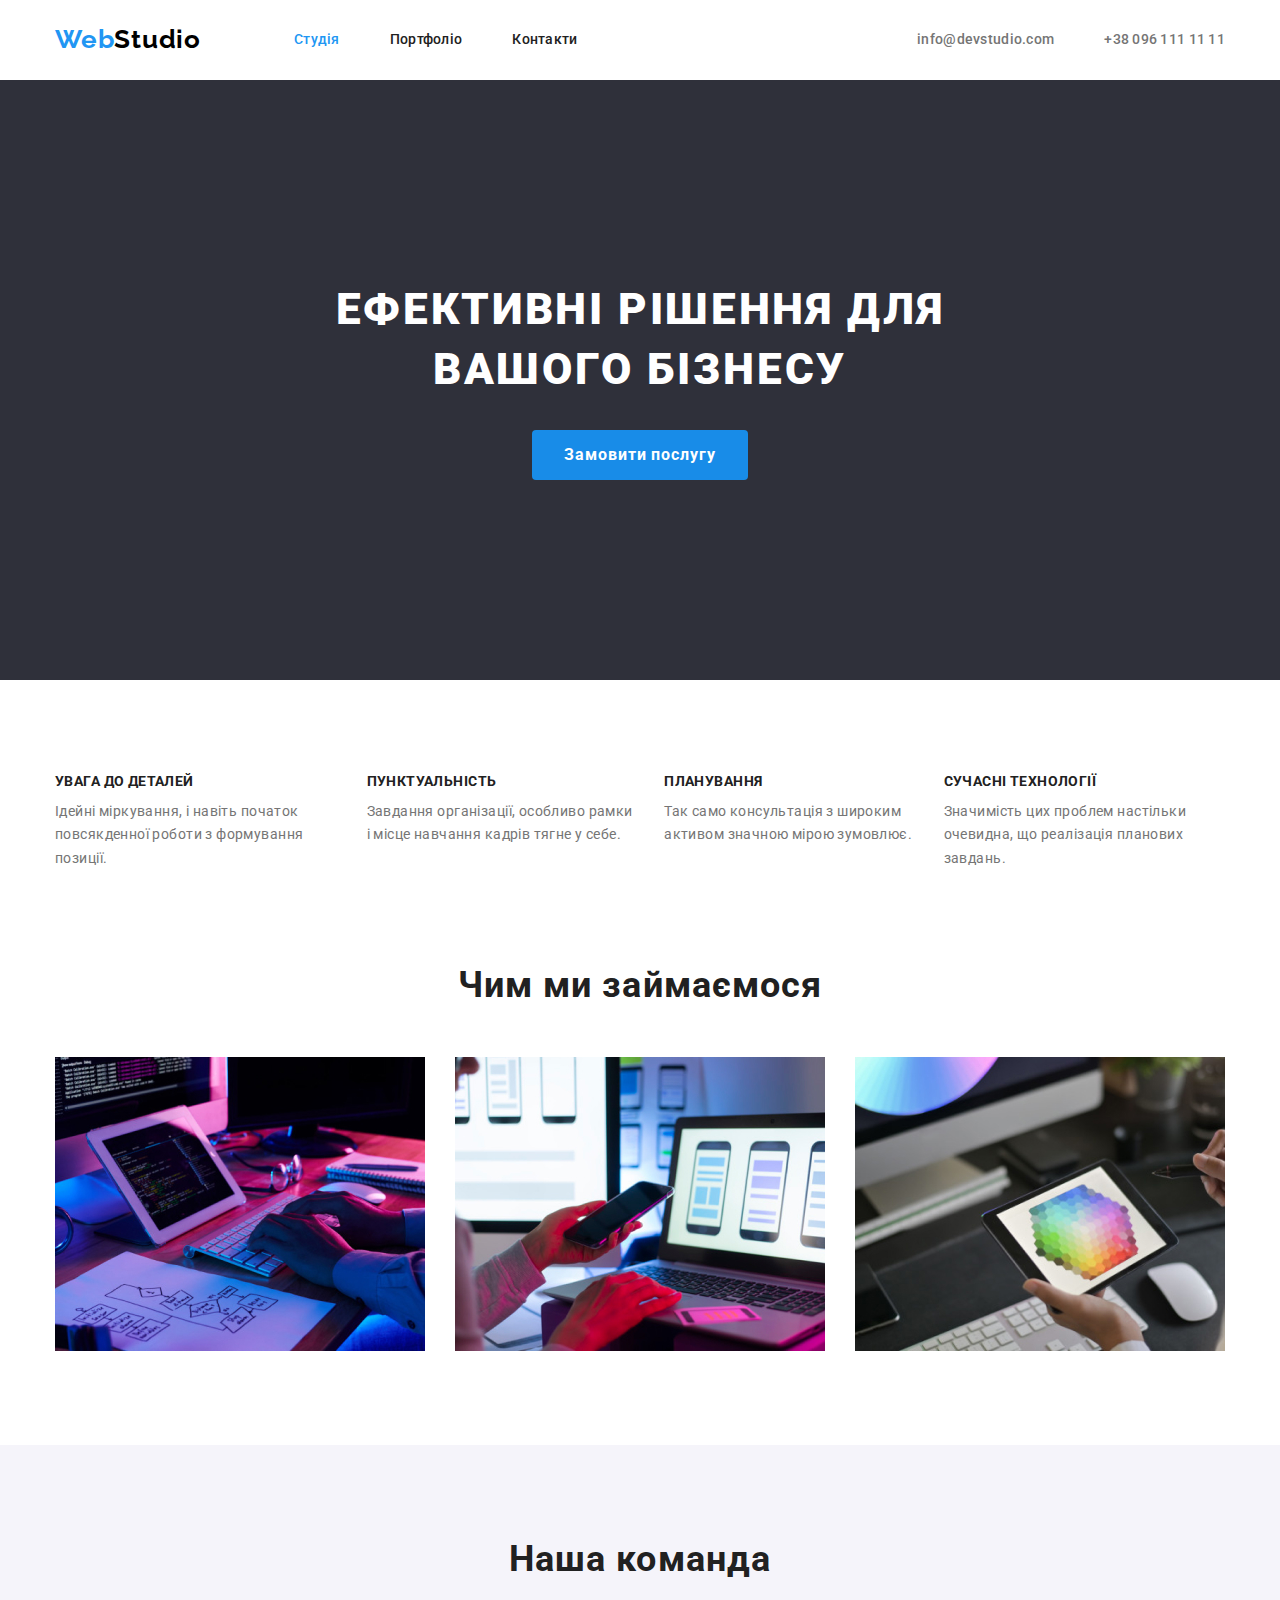
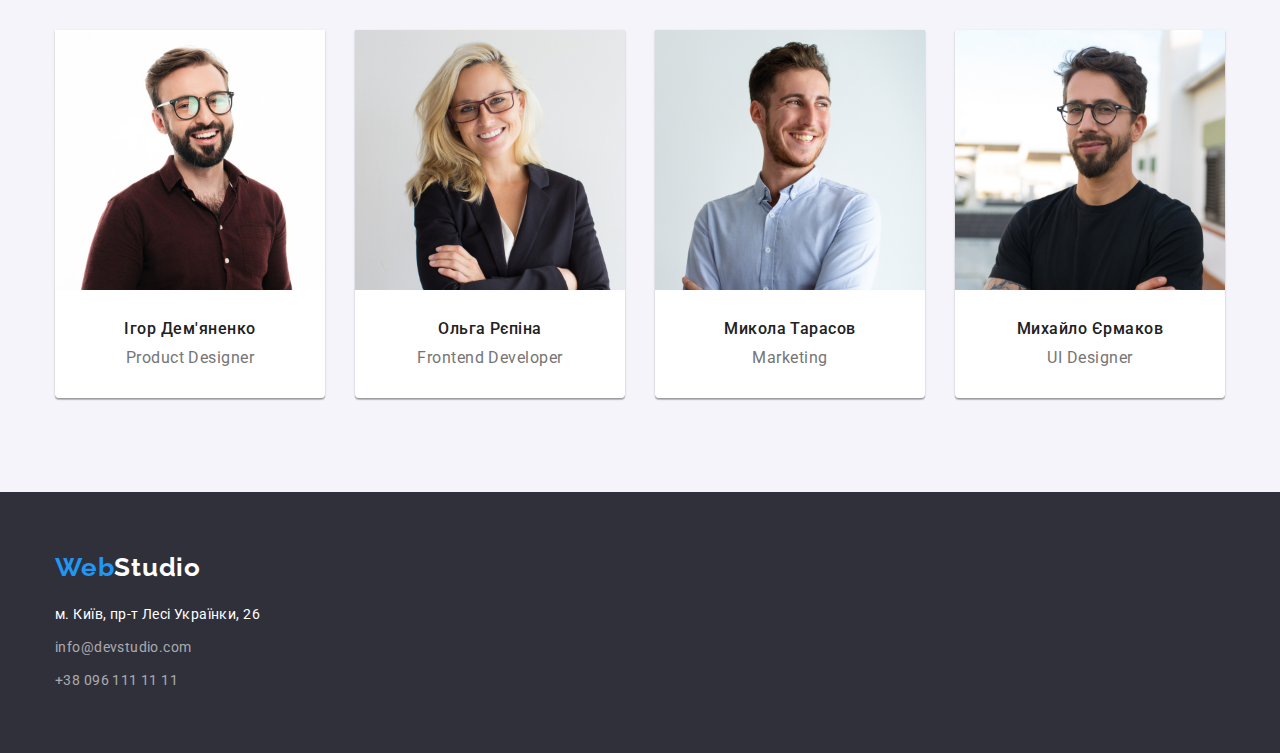
<file: index.html>
<!DOCTYPE html>
<html lang="uk">
  <head>
    <meta charset="UTF-8" />
    <meta http-equiv="X-UA-Compatible" content="IE=edge" />
    <meta name="viewport" content="width=device-width, initial-scale=1.0" />
    <title>WebStudio</title>
    <link rel="preconnect" href="https://fonts.googleapis.com" />
    <link rel="preconnect" href="https://fonts.gstatic.com" crossorigin />
    <link
      href="https://fonts.googleapis.com/css2?family=Montserrat:wght@400;700&family=Raleway:wght@700&family=Roboto:wght@400;500;700;900&display=swap"
      rel="stylesheet"
    />
    <link
      rel="stylesheet"
      href="https://cdnjs.cloudflare.com/ajax/libs/modern-normalize/1.1.0/modern-normalize.min.css"
    />
    <link rel="stylesheet" href="./css/styles.css" />
  </head>
  <body>
    <header>
      <div class="container container-header">
        <a href="./index.html" class="logo"
          ><span class="logo-text">Web</span>Studio</a
        >
        <nav class="nav">
          <ul class="nav-list list">
            <li>
              <a class="nav-link link current" href="./index.html">Студія</a>
            </li>
            <li>
              <a class="nav-link link" href="./portfolio.html">Портфоліо</a>
            </li>
            <li><a class="nav-link link" href="">Контакти</a></li>
          </ul>
        </nav>
        <ul class="contacts list">
          <li>
            <a class="contacts-link link" href="mailto:info@devstudio.com"
              >info@devstudio.com</a
            >
          </li>
          <li>
            <a class="contacts-link link" href="tel:+380961111111"
              >+38 096 111 11 11</a
            >
          </li>
        </ul>
      </div>
    </header>
    <main>
      <section class="hero section">
        <div class="container hero-container">
          <h1 class="hero-title title">Ефективні рішення для вашого бізнесу</h1>
          <button type="button" class="hero-button">Замовити послугу</button>
        </div>
      </section>
      <section class="feature section">
        <h2 class="visually-hidden">Особливості</h2>
        <div class="container feature-container">
          <ul class="feature-list list">
            <li class="feature-item">
              <h3 class="feature-title title">УВАГА ДО ДЕТАЛЕЙ</h3>
              <p class="feature-text">
                Ідейні міркування, і навіть початок повсякденної роботи з
                формування позиції.
              </p>
            </li>
            <li class="feature-item">
              <h3 class="feature-title title">ПУНКТУАЛЬНІСТЬ</h3>
              <p class="feature-text">
                Завдання організації, особливо рамки і місце навчання кадрів
                тягне у себе.
              </p>
            </li>
            <li class="feature-item">
              <h3 class="feature-title title">ПЛАНУВАННЯ</h3>
              <p class="feature-text">
                Так само консультація з широким активом значною мірою зумовлює.
              </p>
            </li>
            <li class="feature-item">
              <h3 class="feature-title title">СУЧАСНІ ТЕХНОЛОГІЇ</h3>
              <p class="feature-text">
                Значимість цих проблем настільки очевидна, що реалізація
                планових завдань.
              </p>
            </li>
          </ul>
        </div>
      </section>
      <section class="box section">
        <div class="container box-container">
          <h2 class="box-title title">Чим ми займаємося</h2>
          <ul class="box-list list">
            <li class="box-item">
              <img
                class="box-img"
                src="./image/close-up-image-programer-working-his-desk-office_1098-18707.jpg"
                width="370"
                alt="programer working"
              />
            </li>
            <li class="box-item">
              <img
                class="box-img"
                src="./image/web-ui-designers-are-developing-application-smartphones-team-creators-is-working-interface-mobile-phones_8119-2713.jpg"
                width="370"
                alt="web ui designers"
              />
            </li>
            <li class="box-item">
              <img
                class="box-img"
                src="./image/creative-artist-web-design-with-working-colour-selection-graphic-tablet_35674-1119.jpg"
                width="370"
                alt="creative artist"
              />
            </li>
          </ul>
        </div>
      </section>
      <section class="team section">
        <div class="container team-container">
          <h2 class="team-title title">Наша команда</h2>
          <ul class="team-list list">
            <li class="team-item">
              <img
                class="team-img"
                src="./image/1.jpg"
                width="270"
                alt="Product Designer"
              />
              <div class="team-info">
                <h3 class="team-name">Ігор Дем'яненко</h3>
                <p class="team-text">Product Designer</p>
              </div>
            </li>
            <li class="team-item">
              <img
                class="team-img"
                src="./image/2.jpg"
                width="270"
                alt="Frontend Developer"
              />
              <div class="team-info">
                <h3 class="team-name">Ольга Рєпіна</h3>
                <p class="team-text">Frontend Developer</p>
              </div>
            </li>
            <li class="team-item">
              <img
                class="team-img"
                src="./image/3.jpg"
                width="270"
                alt="Marketing"
              />
              <div class="team-info">
                <h3 class="team-name">Микола Тарасов</h3>
                <p class="team-text">Marketing</p>
              </div>
            </li>
            <li class="team-item">
              <img
                class="team-img"
                src="./image/4.jpg"
                width="270"
                alt="UI Designer"
              />
              <div class="team-info">
                <h3 class="team-name">Михайло Єрмаков</h3>
                <p class="team-text">UI Designer</p>
              </div>
            </li>
          </ul>
        </div>
      </section>
    </main>
    <footer>
      <address class="address">
        <div class="container address-container">
          <p class="logo-footer"><span class="logo-text">Web</span>Studio</p>
          <ul class="address-list list">
            <li class="address-item">
              <a
                class="address-map link"
                href="https://goo.gl/maps/9BAexuXsB6jjKLk17"
                target="_blank"
                rel="noopenet noreferrer nofollow"
                >м. Київ, пр-т Лесі Українки, 26</a
              >
            </li>
            <li class="address-item">
              <a class="address-mail link" href="mailto:info@devstudio.com"
                >info@devstudio.com</a
              >
            </li>
            <li class="address-item">
              <a class="address-tel link" href="tel:+380961111111"
                >+38 096 111 11 11</a
              >
            </li>
          </ul>
        </div>
      </address>
    </footer>
  </body>
</html>
</file>
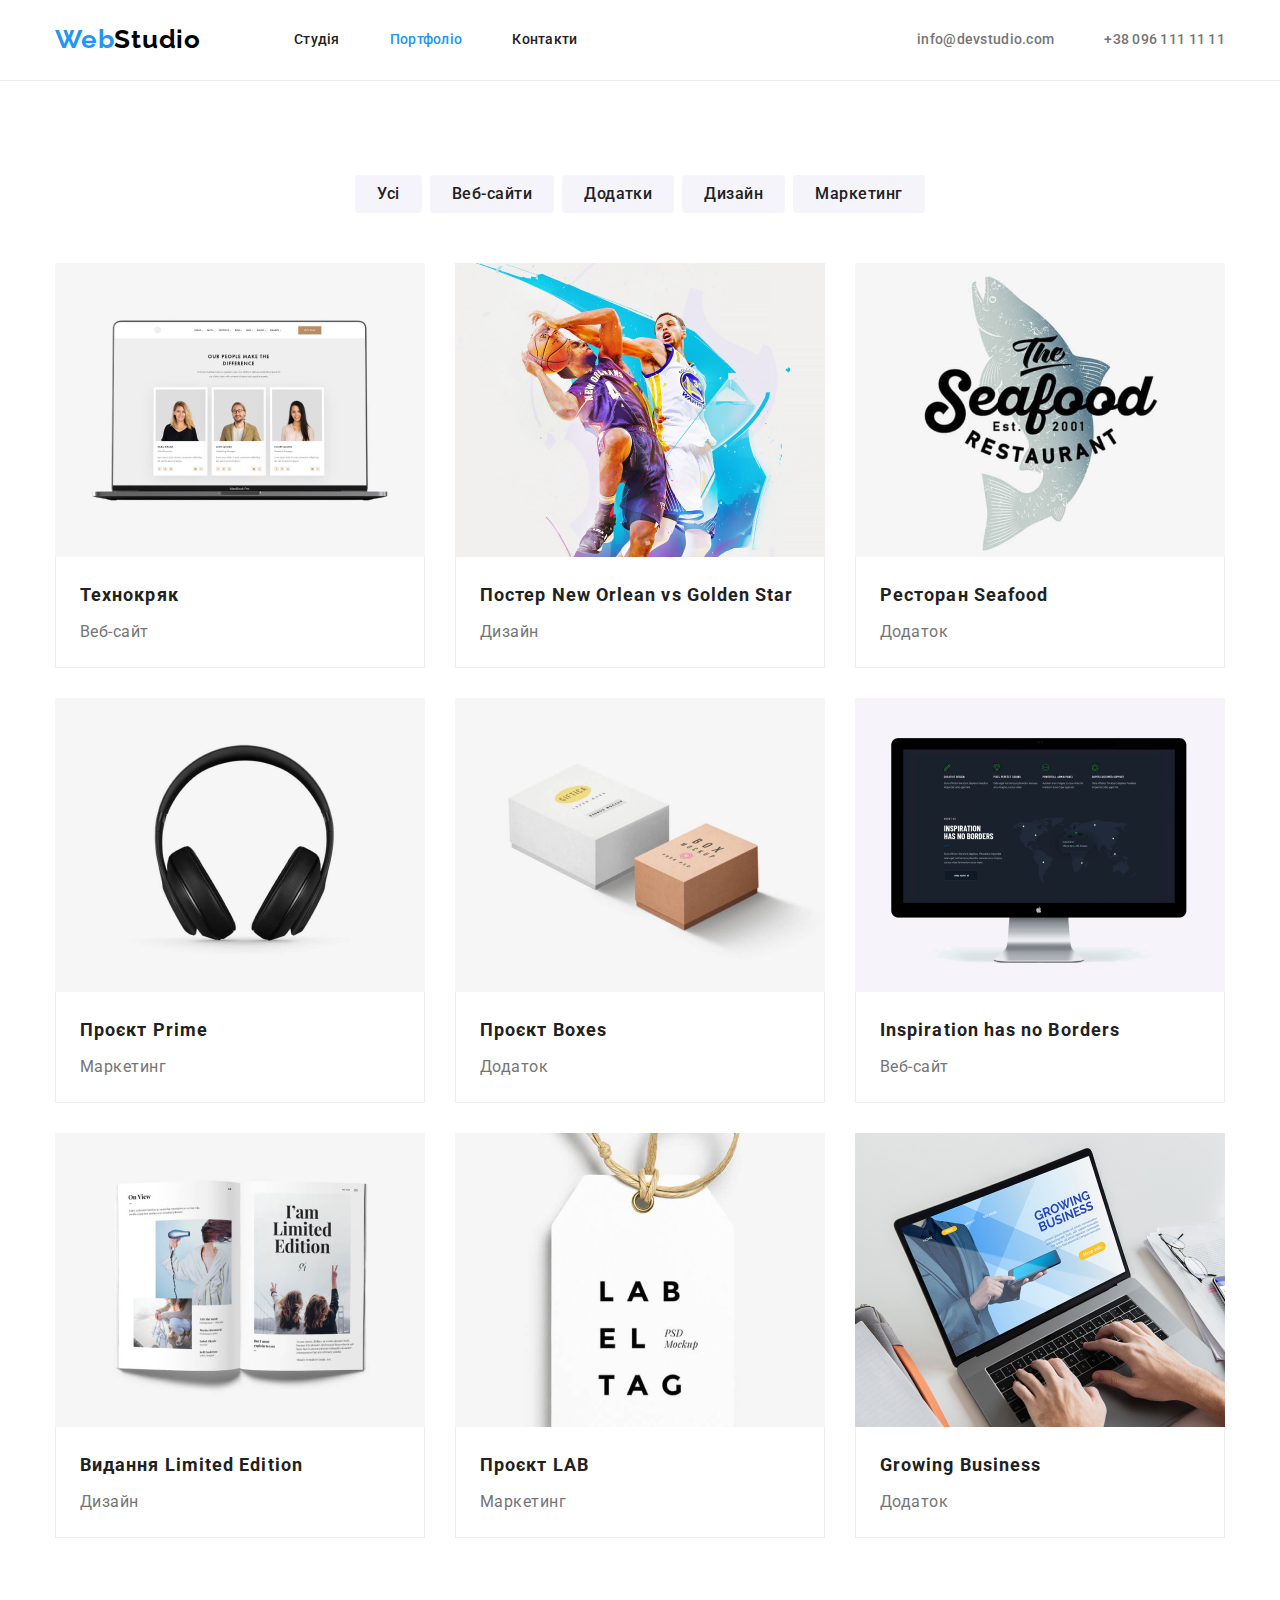
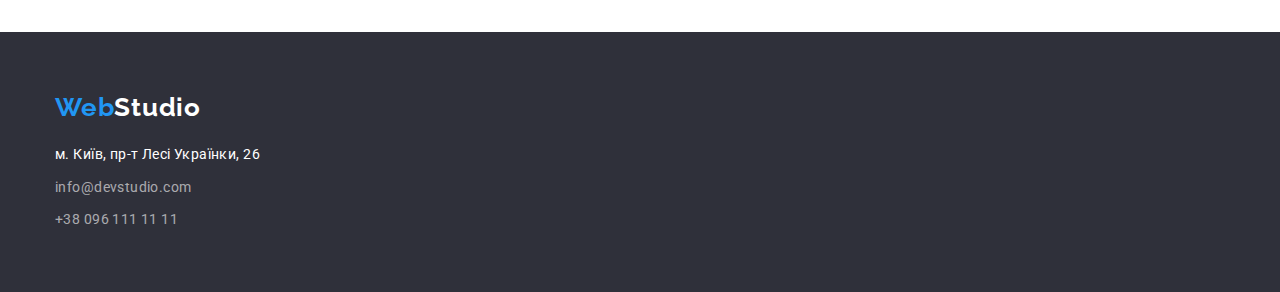
<file: portfolio.html>
<!DOCTYPE html>
<html lang="uk">
  <head>
    <meta charset="UTF-8" />
    <meta http-equiv="X-UA-Compatible" content="IE=edge" />
    <meta name="viewport" content="width=device-width, initial-scale=1.0" />
    <title>WebStudio Portfolio</title>
    <link rel="preconnect" href="https://fonts.googleapis.com" />
    <link rel="preconnect" href="https://fonts.gstatic.com" crossorigin />
    <link
      href="https://fonts.googleapis.com/css2?family=Montserrat:wght@400;700&family=Raleway:wght@700&family=Roboto:wght@400;500;700;900&display=swap"
      rel="stylesheet"
    />
    <link
      rel="stylesheet"
      href="https://cdnjs.cloudflare.com/ajax/libs/modern-normalize/1.1.0/modern-normalize.min.css"
    />
    <link rel="stylesheet" href="./css/styles.css" />
  </head>
  <body>
    <header class="portfolio-header">
      <div class="container container-header border-bottom">
        <a href="./index.html" class="logo"
          ><span class="logo-text link">Web</span>Studio</a
        >
        <nav class="nav">
          <ul class="nav-list list">
            <li><a class="nav-link link" href="./index.html">Студія</a></li>
            <li>
              <a class="nav-link link current" href="./portfolio.html"
                >Портфоліо</a
              >
            </li>
            <li><a class="nav-link link" href="">Контакти</a></li>
          </ul>
        </nav>

        <ul class="contacts list">
          <li>
            <a class="contacts-link link" href="mailto:info@devstudio.com"
              >info@devstudio.com</a
            >
          </li>
          <li>
            <a class="contacts-link link" href="tel:+380961111111"
              >+38 096 111 11 11</a
            >
          </li>
        </ul>
      </div>
    </header>
    <main>
      <section class="main-portfolio section">
        <div class="container portfolio-container">
          <h1 class="visually-hidden">Портфоліо</h1>
          <ul class="filters-list list">
            <li><button class="filters-button" type="button">Усі</button></li>
            <li>
              <button class="filters-button" type="button">Веб-сайти</button>
            </li>
            <li>
              <button class="filters-button" type="button">Додатки</button>
            </li>
            <li>
              <button class="filters-button" type="button">Дизайн</button>
            </li>
            <li>
              <button class="filters-button" type="button">Маркетинг</button>
            </li>
          </ul>
          <ul class="projects-list list">
            <li class="projects-item">
              <a class="projects-link link" href="#">
                <img
                  class="projects-img"
                  src="./image/portfolio(1).jpg"
                  width="370"
                  alt="Технокряк"
                />
                <div class="projects-info">
                  <h2 class="projects-title">Технокряк</h2>
                  <p class="projects-text">Веб-сайт</p>
                </div>
              </a>
            </li>
            <li class="projects-item">
              <a class="projects-link link" href="#">
                <img
                  class="projects-img"
                  src="./image/portfolio(2).jpg"
                  width="370"
                  alt="Постер New Orlean vs Golden Star"
                />
                <div class="projects-info">
                  <h2 class="projects-title">
                    Постер New Orlean vs Golden Star
                  </h2>
                  <p class="projects-text">Дизайн</p>
                </div>
              </a>
            </li>
            <li class="projects-item">
              <a class="projects-link link" href="#">
                <img
                  class="projects-img"
                  src="./image/portfolio(3).jpg"
                  width="370"
                  alt="Ресторан Seafood"
                />
                <div class="projects-info">
                  <h2 class="projects-title">Ресторан Seafood</h2>
                  <p class="projects-text">Додаток</p>
                </div>
              </a>
            </li>
            <li class="projects-item">
              <a class="projects-link link" href="#">
                <img
                  class="projects-img"
                  src="./image/portfolio(4).jpg"
                  width="370"
                  alt="Проєкт Prime"
                />
                <div class="projects-info">
                  <h2 class="projects-title">Проєкт Prime</h2>
                  <p class="projects-text">Маркетинг</p>
                </div>
              </a>
            </li>
            <li class="projects-item">
              <a class="projects-link link" href="#">
                <img
                  class="projects-img"
                  src="./image/portfolio(5).jpg"
                  width="370"
                  alt="Проєкт Boxes"
                />
                <div class="projects-info">
                  <h2 class="projects-title">Проєкт Boxes</h2>
                  <p class="projects-text">Додаток</p>
                </div>
              </a>
            </li>
            <li class="projects-item">
              <a class="projects-link link" href="#">
                <img
                  class="projects-img"
                  src="./image/portfolio(6).jpg"
                  width="370"
                  alt="Inspiration has no Borders"
                />
                <div class="projects-info">
                  <h2 class="projects-title">Inspiration has no Borders</h2>
                  <p class="projects-text">Веб-сайт</p>
                </div>
              </a>
            </li>
            <li class="projects-item">
              <a class="projects-link link" href="#">
                <img
                  class="projects-img"
                  src="./image/portfolio(7).jpg"
                  width="370"
                  alt="Видання Limited Edition"
                />
                <div class="projects-info">
                  <h2 class="projects-title">Видання Limited Edition</h2>
                  <p class="projects-text">Дизайн</p>
                </div>
              </a>
            </li>
            <li class="projects-item">
              <a class="projects-link link" href="#">
                <img
                  class="projects-img"
                  src="./image/portfolio(8).jpg"
                  width="370"
                  alt="Проєкт LAB"
                />
                <div class="projects-info">
                  <h2 class="projects-title">Проєкт LAB</h2>
                  <p class="projects-text">Маркетинг</p>
                </div>
              </a>
            </li>
            <li class="projects-item">
              <a class="projects-link link" href="#">
                <img
                  class="projects-img"
                  src="./image/portfolio(9).jpg"
                  width="370"
                  alt="Growing Business"
                />
                <div class="projects-info">
                  <h2 class="projects-title">Growing Business</h2>
                  <p class="projects-text">Додаток</p>
                </div>
              </a>
            </li>
          </ul>
        </div>
      </section>
    </main>
    <footer>
      <address class="address">
        <div class="container address-container">
          <p class="logo-footer"><span class="logo-text">Web</span>Studio</p>
          <ul class="address-list list">
            <li class="address-item">
              <a
                class="address-map link"
                href="https://goo.gl/maps/9BAexuXsB6jjKLk17"
                target="_blank"
                rel="noopenet noreferrer nofollow"
                >м. Київ, пр-т Лесі Українки, 26</a
              >
            </li>
            <li class="address-item">
              <a class="address-mail link" href="mailto:info@devstudio.com"
                >info@devstudio.com</a
              >
            </li>
            <li class="address-item">
              <a class="address-tel link" href="tel:+380961111111"
                >+38 096 111 11 11</a
              >
            </li>
          </ul>
        </div>
      </address>
    </footer>
  </body>
</html>
</file>
<file: css/styles.css>
:root {
  --color-black-text: #000000;
  --color-white-text: #ffffff;
  --color-active-link: #2196f3;
  --color-nav-text: #212121;
  --color-contact-text: #757575;
  --color-title-text: #212121;
  --color-main-text: #757575;
  --color-background-header: #ffffff;
  --color-background-footer: #2f303a;
  --color-background-hero: #2f303a;
  --color-background-hero-button: #188ce8;
  --color-background-team: #f5f4fa;
  --color-background-filters-button: #f5f4fa;
  --color-background-white: #ffffff;
  --color-background-main-portfolio: #f5f5f5;
  --color-border-portfolio: #eeeeee;
  --color-border-header: #ececec;
  --color-logo: #2196f3;
}

body {
  font-family: "Roboto", sans-serif;
  font-style: normal;
  color: var(--color-black-text);
}

.list {
  padding: 0px;
  margin: 0px;
  list-style: none;
}

.link {
  padding: 0px;
  margin: 0px;
  text-decoration: none;
}
.title {
  padding: 0px;
  margin: 0px;
}

.section {
  padding: 94px 0;
}

h1,
h2,
h3,
h4,
h5,
h6,
p {
  margin: 0;
}

img {
  display: block;
  max-width: 100%;
  height: auto;
}

.visually-hidden {
  position: absolute;
  width: 1px;
  height: 1px;
  margin: -1px;
  padding: 0;
  overflow: hidden;
  border: 0;
  clip: rect(0 0 0 0);
}

/* ----------------------header------------------------ */

.container {
  width: 1200px;
  padding-left: 15px;
  padding-right: 15px;
  margin: 0 auto;
}

.container-header {
  display: flex;
}
.logo {
  padding-top: 24px;
  padding-bottom: 25px;
  margin-right: 93px;
  font-family: "Raleway";
  font-weight: 700;
  font-size: 26px;
  line-height: 1.19;
  letter-spacing: 0.03em;
  text-decoration: none;

  color: var(--color-black-text);
}
.logo-text {
  color: var(--color-logo);
}

.nav-list {
  display: flex;
  align-items: center;
  gap: 50px;
}
.nav-link {
  display: inline-block;
  padding: 32px 0;
  font-weight: 500;
  font-size: 14px;
  line-height: 1.14;
  letter-spacing: 0.02em;

  color: var(--color-nav-text);
}
.contacts.list {
  display: flex;
  align-items: center;
  margin-left: auto;
  gap: 50px;
}

.contacts-link {
  display: inline-block;
  padding: 32px 0;
  font-weight: 500;
  font-size: 14px;
  line-height: 1.14;
  letter-spacing: 0.02em;

  color: var(--color-contact-text);
}

.nav-link:hover,
.nav-link:focus,
.contacts-link:hover,
.contacts-link:focus {
  color: var(--color-active-link);
}

.nav-list .current {
  color: var(--color-active-link);
}

/*--------------------------main----------------------*/

.hero.section {
  padding-top: 200px;
  padding-bottom: 200px;
  text-align: center;
  background: var(--color-background-hero);
}

.hero-container {
  display: flex;
  flex-direction: column;
  align-items: center;
}

.hero-title {
  margin-bottom: 30px;
  width: 696px;
  height: 120;
  font-weight: 900;
  font-size: 44px;
  line-height: 1.36;

  letter-spacing: 0.06em;
  text-transform: uppercase;

  color: var(--color-white-text);
}

.hero-button {
  min-width: 216px;
  height: 50px;
  font-family: "Roboto";
  font-weight: 700;
  font-size: 16px;
  line-height: 1.87;
  align-items: center;
  text-align: center;
  letter-spacing: 0.06em;

  color: var(--color-white-text);
  background-color: var(--color-background-hero-button);

  border: none;
  cursor: pointer;

  border-radius: 4px;
}

.hero-button:hover,
.hero-button:focus {
  background: var(--color-active-link);
  border: none;
  box-shadow: 0px 4px 4px rgba(0, 0, 0, 0.15);
}


/* --------------------------feature----------------------- */


.feature {
  background-color: var(--color-background-white);
}

.feature-list {
  display: flex;
  gap: 30px;
}
.feature-title {
  margin-bottom: 10px;
  font-weight: 700;
  font-size: 14px;
  line-height: 1.14;
  letter-spacing: 0.03em;
  text-transform: uppercase;

  color: var(--color-title-text);
}

.feature-text {
  font-size: 14px;
  line-height: 1.7;
  letter-spacing: 0.03em;

  color: var(--color-main-text);
}


/* ----------------------------- box------------------------ */

.box {
  padding-top: 0px;
  background-color: var(--color-background-white);
}
.box-title.title {
  margin-bottom: 50px;
  font-weight: 700;
  font-size: 36px;
  line-height: 1.16;
  text-align: center;
  letter-spacing: 0.03em;

  color: var(--color-title-text);
}

.box-list {
  display: flex;
  justify-content: center;
  gap: 30px;
}

/* --------------------------------team------------------------ */


.team {
  background: var(--color-background-team);
}

.team-title {
  margin-bottom: 50px;
  font-weight: 700;
  font-size: 36px;
  line-height: 1.16;
  text-align: center;
  letter-spacing: 0.03em;

  color: var(--color-title-text);
}

.team-list {
  display: flex;
  gap: 30px;
}

.team-item {
  box-shadow: 0px 1px 3px rgba(0, 0, 0, 0.12), 0px 1px 1px rgba(0, 0, 0, 0.14),
    0px 2px 1px rgba(0, 0, 0, 0.2);
  border-radius: 0px 0px 4px 4px;

  background-color: var(--color-background-white);
}

.team-info {
  padding-top: 30px;
  padding-bottom: 30px  ;
}
.team-name {
  margin-bottom: 10px;
  font-weight: 500;
  font-size: 16px;
  line-height: 1.18;

  text-align: center;
  letter-spacing: 0.03em;

  color: var(--color-title-text);
}

.team-text {
  font-size: 16px;
  line-height: 1.18;

  text-align: center;
  letter-spacing: 0.03em;

  color: var(--color-main-text);
}

/* -------------------footer----------------- */
.address {
  background: var(--color-background-footer);
  font-style: normal;
  padding-top: 60px;
  padding-bottom: 60px;
}



.logo-footer {
  display: inline-block;
  margin-bottom: 20px;
  font-family: "Raleway";
  font-weight: 700;
  font-size: 26px;
  line-height: 1.19;
  /* identical to box height */

  letter-spacing: 0.03em;

  color: var(--color-white-text);
}

.address-item {
  margin-bottom: 9px;
}

.address-item:last-child {
  margin-bottom: 0px;
}

.address-map {
  font-size: 14px;
  line-height: 1.71;

  letter-spacing: 0.03em;

  color: var(--color-white-text);
}

.address-mail {
  font-size: 14px;
  line-height: 1.71;

  letter-spacing: 0.03em;

  color: rgba(255, 255, 255, 0.6);
}

.address-tel {
  font-size: 14px;
  line-height: 1.71;

  letter-spacing: 0.03em;

  color: rgba(255, 255, 255, 0.6);
}

/* -----------------------portfolio------------------- */
.portfolio-header {
  border-bottom: 1px solid var(--color-border-header);
}
.main-portfolio {
  background: var(--color-background-white);
}

.filters-list {
  display: flex;
  flex-direction: row;
  justify-content: center;
  margin-bottom: 50px;
  gap: 8px;
}
.filters-button {
  height: 38px;
  padding: 6px 22px;
  font-family: "Roboto";
  font-style: normal;
  font-weight: 500;
  font-size: 16px;
  line-height: 1.62;

  text-align: center;
  letter-spacing: 0.03em;

  border: none;
  color: var(--color-nav-text);

  background: var(--color-background-filters-button);
  border-radius: 4px;
  cursor: pointer;
}

.filters-button:hover,
.filters-button:focus {
  border: none;
  background: var(--color-active-link);
  color: var(--color-white-text);

  box-shadow: 0px 3px 1px rgba(0, 0, 0, 0.1), 0px 1px 2px rgba(0, 0, 0, 0.08),
    0px 2px 2px rgba(0, 0, 0, 0.12);
}
.projects-list {
  display: flex;
  flex-wrap: wrap;
  gap: 30px;
}

.projects-item {
  width: calc((100% - 60px) / 3);
  background: var(--color-background-white);
}

.projects-info {
padding: 20px 24px;
border: 1px solid var(--color-border-portfolio);
border-top: none;
}

.projects-title {
  margin-bottom: 4px;
  font-weight: 700;
  font-size: 18px;
  line-height: 2;

  letter-spacing: 0.06em;

  color: var(--color-nav-text);
}

.projects-text {
  font-size: 16px;
  line-height: 1.87;

  letter-spacing: 0.03em;

  color: var(--color-main-text);
}
</file>
